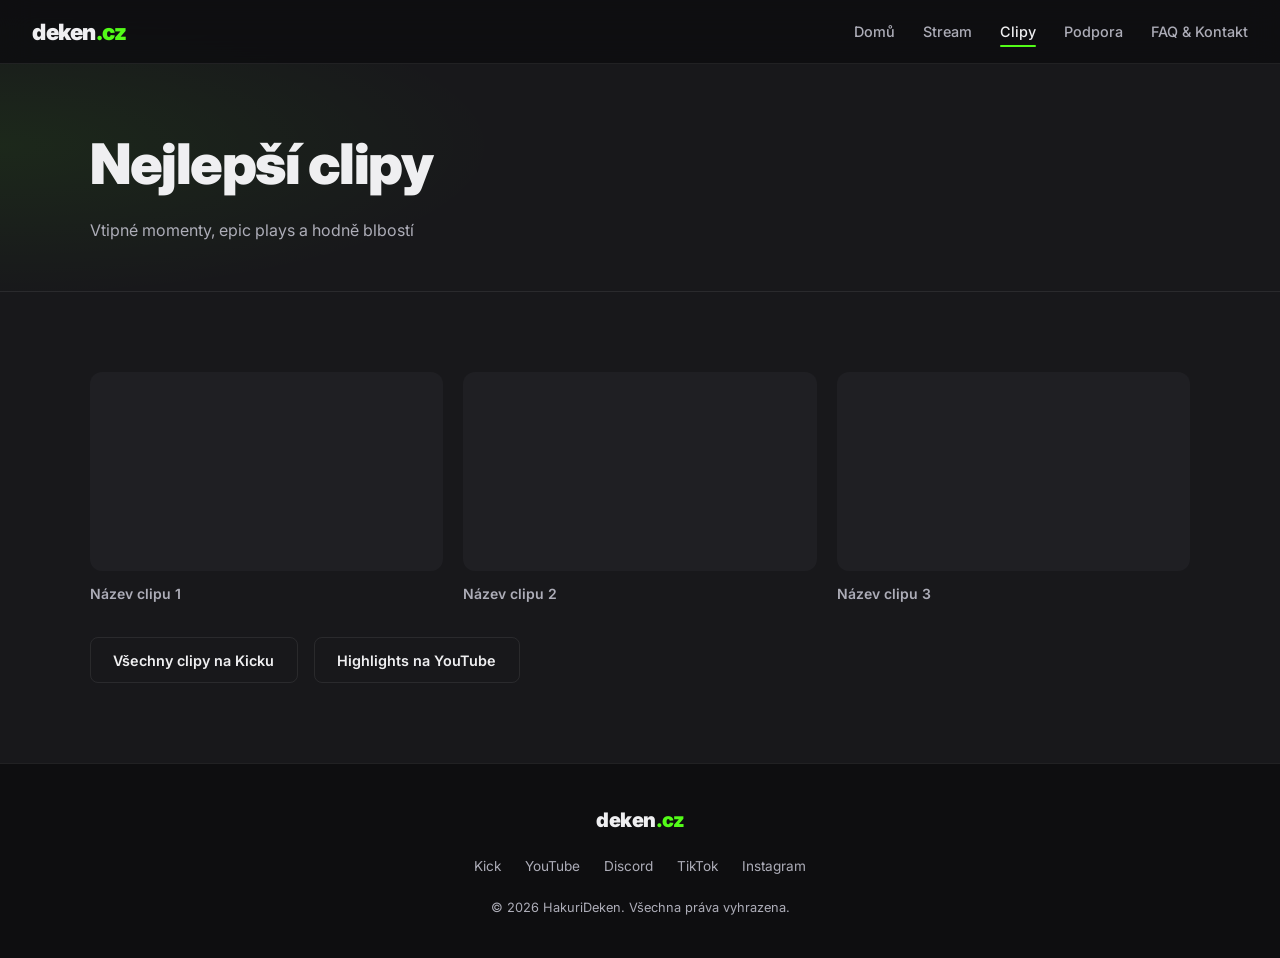
<file: clips.html>
<!DOCTYPE html>
<html lang="cs">
<head>
  <meta charset="UTF-8" />
  <meta name="viewport" content="width=device-width, initial-scale=1.0" />
  <title>Deken · Clipy</title>
  <link rel="icon" type="image/svg+xml" href="/favicon.svg" />
  <link rel="stylesheet" href="style.css" />
  <link rel="preconnect" href="https://fonts.googleapis.com" />
  <link rel="preconnect" href="https://fonts.gstatic.com" crossorigin />
  <link href="https://fonts.googleapis.com/css2?family=Inter:wght@400;500;600;700;900&display=swap" rel="stylesheet" />
</head>
<body>

  <nav class="nav">
    <a href="/" class="nav-logo">deken<span>.cz</span></a>
    <div class="nav-links">
      <a href="/">Domů</a>
      <a href="/stream">Stream</a>
      <a href="/clips" class="active">Clipy</a>
      <a href="/support">Podpora</a>
      <a href="/faq">FAQ & Kontakt</a>
    </div>
    <button class="nav-burger" aria-label="Menu" onclick="toggleMenu()">
      <span></span><span></span><span></span>
    </button>
  </nav>
  <div class="nav-mobile" id="navMobile">
    <a href="/" onclick="toggleMenu()">Domů</a>
    <a href="/stream" onclick="toggleMenu()">Stream</a>
    <a href="/clips" onclick="toggleMenu()">Clipy</a>
    <a href="/support" onclick="toggleMenu()">Podpora</a>
    <a href="/faq" onclick="toggleMenu()">FAQ & Kontakt</a>
  </div>

  <header class="page-header">
    <div class="container">
      <h1>Nejlepší clipy</h1>
      <p>Vtipné momenty, epic plays a hodně blbostí</p>
    </div>
  </header>

  <section class="section section-dark">
    <div class="container">
      <div class="clips-grid">
        <div class="clip-card">
          <div class="clip-thumb">
            <iframe src="https://kick.com/hakurideken/clips/CLIP_ID_1" allowfullscreen title="Clip 1"></iframe>
          </div>
          <p class="clip-title">Název clipu 1</p>
        </div>
        <div class="clip-card">
          <div class="clip-thumb">
            <iframe src="https://kick.com/hakurideken/clips/CLIP_ID_2" allowfullscreen title="Clip 2"></iframe>
          </div>
          <p class="clip-title">Název clipu 2</p>
        </div>
        <div class="clip-card">
          <div class="clip-thumb">
            <iframe src="https://kick.com/hakurideken/clips/CLIP_ID_3" allowfullscreen title="Clip 3"></iframe>
          </div>
          <p class="clip-title">Název clipu 3</p>
        </div>
      </div>
      <div class="clips-more">
        <a href="https://kick.com/hakurideken/clips" target="_blank" rel="noopener" class="btn btn-outline">Všechny clipy na Kicku</a>
        <a href="https://youtube.com/@hakurideken" target="_blank" rel="noopener" class="btn btn-outline">Highlights na YouTube</a>
      </div>
    </div>
  </section>

  <footer class="footer">
    <div class="container footer-inner">
      <span class="footer-logo">deken<span>.cz</span></span>
      <div class="footer-links">
        <a href="https://kick.com/hakurideken" target="_blank" rel="noopener">Kick</a>
        <a href="https://youtube.com/@hakurideken" target="_blank" rel="noopener">YouTube</a>
        <a href="https://discord.gg/h8S7hS2UA5" target="_blank" rel="noopener">Discord</a>
        <a href="https://tiktok.com/@hakurideken" target="_blank" rel="noopener">TikTok</a>
        <a href="https://instagram.com/hakurideken" target="_blank" rel="noopener">Instagram</a>
      </div>
      <p class="footer-copy">© 2026 HakuriDeken. Všechna práva vyhrazena.</p>
    </div>
  </footer>

  <script src="main.js"></script>
</body>
</html>
</file>
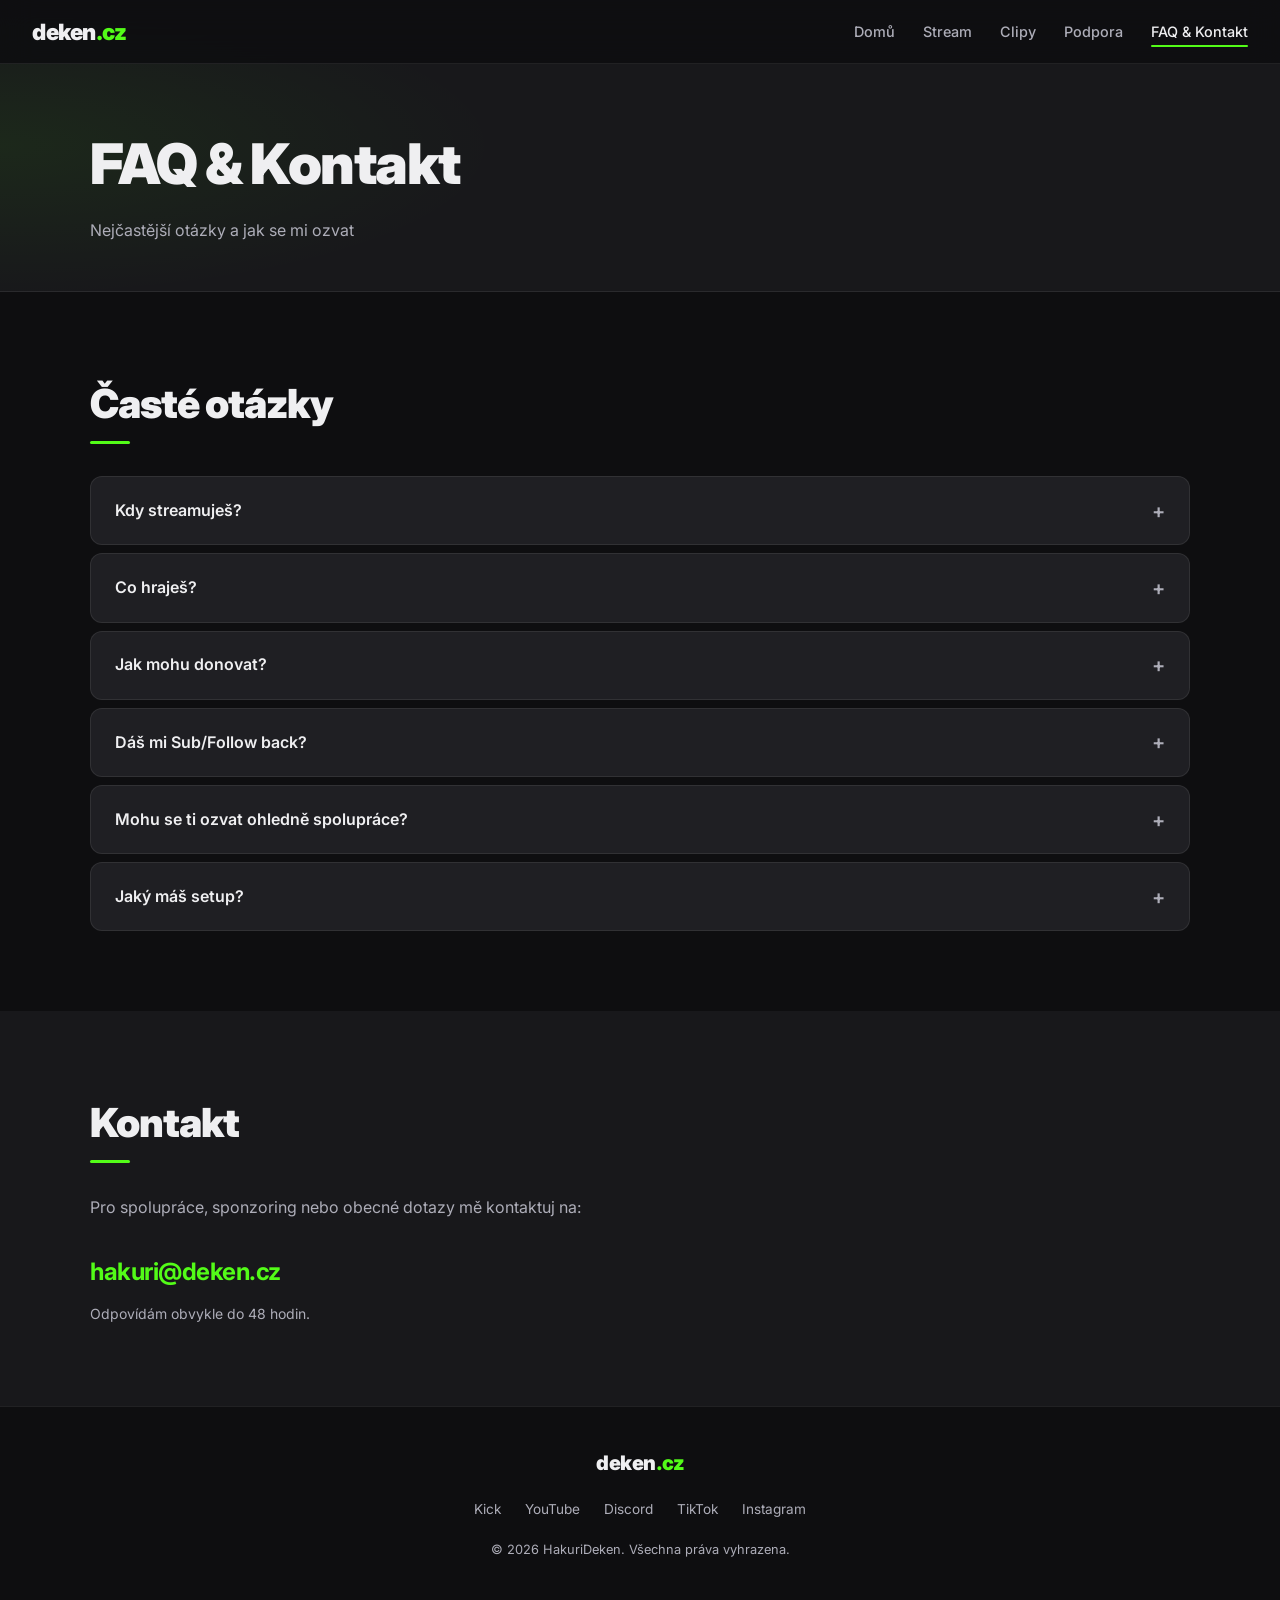
<file: faq.html>
<!DOCTYPE html>
<html lang="cs">
<head>
  <meta charset="UTF-8" />
  <meta name="viewport" content="width=device-width, initial-scale=1.0" />
  <title>Deken · FAQ</title>
  <link rel="icon" type="image/svg+xml" href="/favicon.svg" />
  <link rel="stylesheet" href="style.css" />
  <link rel="preconnect" href="https://fonts.googleapis.com" />
  <link rel="preconnect" href="https://fonts.gstatic.com" crossorigin />
  <link href="https://fonts.googleapis.com/css2?family=Inter:wght@400;500;600;700;900&display=swap" rel="stylesheet" />
</head>
<body>

  <nav class="nav">
    <a href="/" class="nav-logo">deken<span>.cz</span></a>
    <div class="nav-links">
      <a href="/">Domů</a>
      <a href="/stream">Stream</a>
      <a href="/clips">Clipy</a>
      <a href="/support">Podpora</a>
      <a href="/faq" class="active">FAQ & Kontakt</a>
    </div>
    <button class="nav-burger" aria-label="Menu" onclick="toggleMenu()">
      <span></span><span></span><span></span>
    </button>
  </nav>
  <div class="nav-mobile" id="navMobile">
    <a href="/" onclick="toggleMenu()">Domů</a>
    <a href="/stream" onclick="toggleMenu()">Stream</a>
    <a href="/clips" onclick="toggleMenu()">Clipy</a>
    <a href="/support" onclick="toggleMenu()">Podpora</a>
    <a href="/faq" onclick="toggleMenu()">FAQ & Kontakt</a>
  </div>

  <header class="page-header">
    <div class="container">
      <h1>FAQ & Kontakt</h1>
      <p>Nejčastější otázky a jak se mi ozvat</p>
    </div>
  </header>

  <section class="section">
    <div class="container">
      <h2 class="section-title">Časté otázky</h2>
      <div class="faq-list">
        <details class="faq-item">
          <summary>Kdy streamuješ?</summary>
          <p>Pravidelně Po, St, Pá, So a Ne vždy od 18:00. Časy jsou orientační — sleduj oznámení v <a href="https://discord.gg/h8S7hS2UA5" target="_blank" rel="noopener">Discordu</a>.</p>
        </details>
        <details class="faq-item">
          <summary>Co hraješ?</summary>
          <p>Doplň odpověď — jaké hry hraješ nejčastěji?</p>
        </details>
        <details class="faq-item">
          <summary>Jak mohu donovat?</summary>
          <p>Přes Kick Sub, Streamlabs donaci nebo YouTube Membership. Všechny možnosti najdeš na stránce <a href="/support">Podpora</a>.</p>
        </details>
        <details class="faq-item">
          <summary>Dáš mi Sub/Follow back?</summary>
          <p>Follow back dávám každému — sleduj mě a já tě sleduju zpět! Sub back bohužel nemůžu slíbit, ale vždy si vážím každé podpory.</p>
        </details>
        <details class="faq-item">
          <summary>Mohu se ti ozvat ohledně spolupráce?</summary>
          <p>Jasně! Napiš mi na email níže nebo přes DM na Instagramu.</p>
        </details>
        <details class="faq-item">
          <summary>Jaký máš setup?</summary>
          <p>Celý setup najdeš v sekci O mně na <a href="/#about">hlavní stránce</a>.</p>
        </details>
      </div>
    </div>
  </section>

  <section class="section section-dark" id="contact">
    <div class="container">
      <h2 class="section-title">Kontakt</h2>
      <p class="section-desc">Pro spolupráce, sponzoring nebo obecné dotazy mě kontaktuj na:</p>
      <div class="contact-box">
        <a href="mailto:hakuri@deken.cz" class="contact-email">hakuri@deken.cz</a>
        <p class="contact-note">Odpovídám obvykle do 48 hodin.</p>
      </div>
    </div>
  </section>

  <footer class="footer">
    <div class="container footer-inner">
      <span class="footer-logo">deken<span>.cz</span></span>
      <div class="footer-links">
        <a href="https://kick.com/hakurideken" target="_blank" rel="noopener">Kick</a>
        <a href="https://youtube.com/@hakurideken" target="_blank" rel="noopener">YouTube</a>
        <a href="https://discord.gg/h8S7hS2UA5" target="_blank" rel="noopener">Discord</a>
        <a href="https://tiktok.com/@hakurideken" target="_blank" rel="noopener">TikTok</a>
        <a href="https://instagram.com/hakurideken" target="_blank" rel="noopener">Instagram</a>
      </div>
      <p class="footer-copy">© 2026 HakuriDeken. Všechna práva vyhrazena.</p>
    </div>
  </footer>

  <script src="main.js"></script>
</body>
</html>
</file>
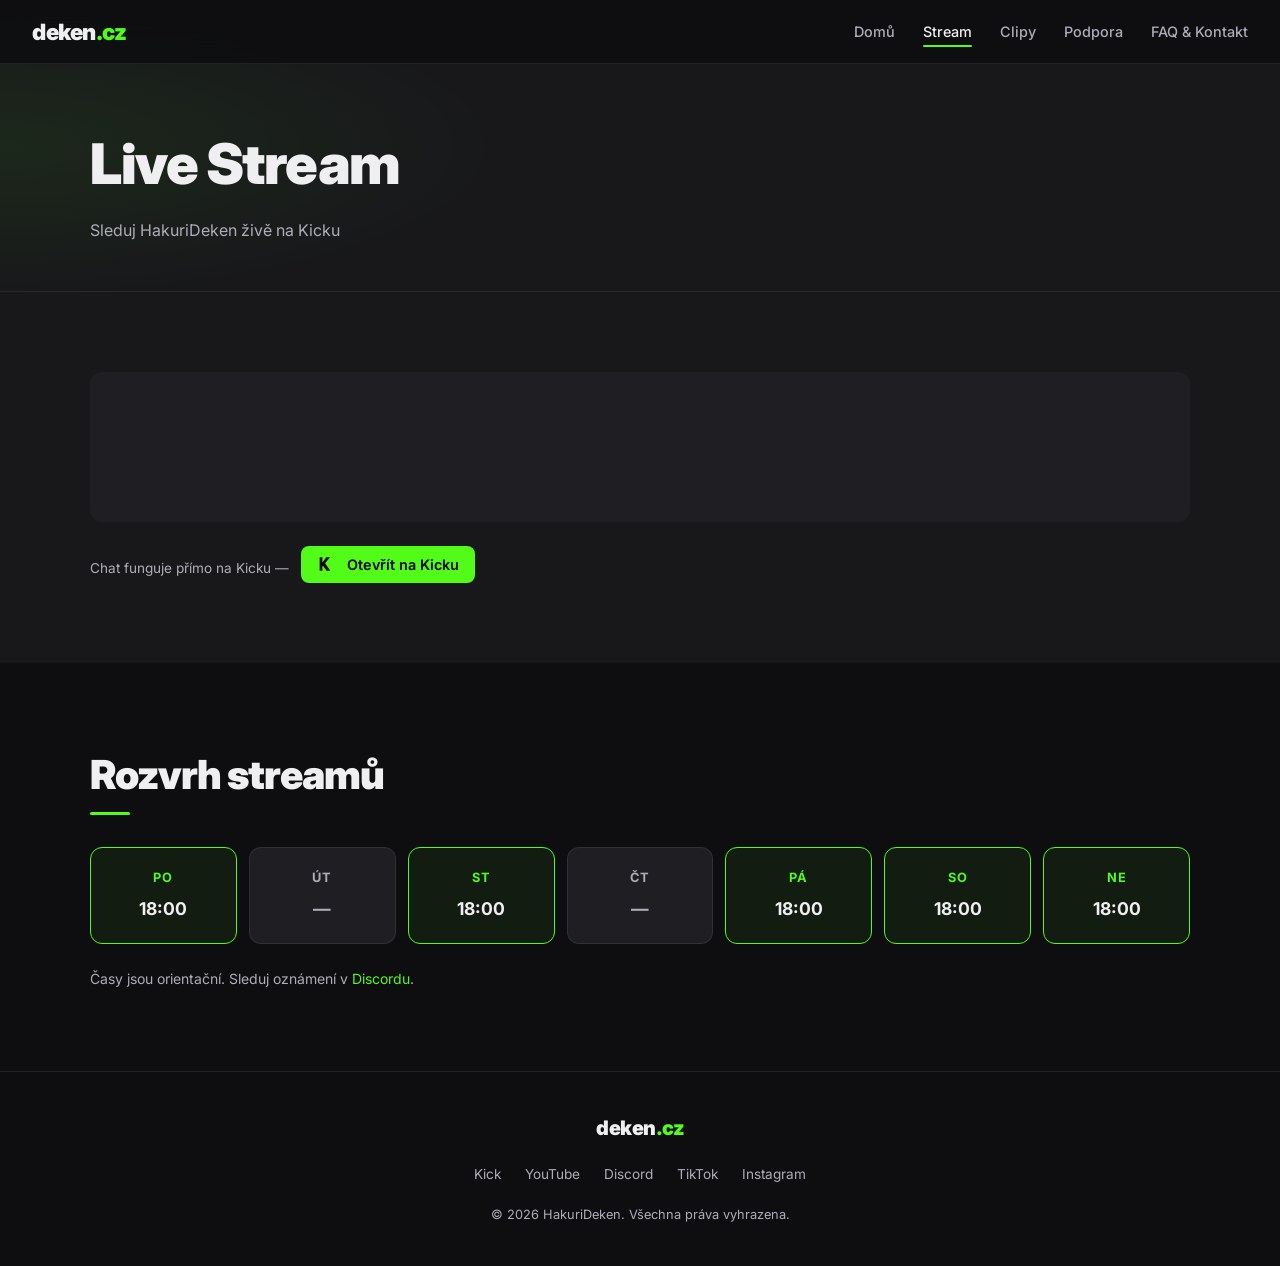
<file: stream.html>
<!DOCTYPE html>
<html lang="cs">
<head>
  <meta charset="UTF-8" />
  <meta name="viewport" content="width=device-width, initial-scale=1.0" />
  <title>Deken · Stream</title>
  <link rel="icon" type="image/svg+xml" href="/favicon.svg" />
  <link rel="stylesheet" href="style.css" />
  <link rel="preconnect" href="https://fonts.googleapis.com" />
  <link rel="preconnect" href="https://fonts.gstatic.com" crossorigin />
  <link href="https://fonts.googleapis.com/css2?family=Inter:wght@400;500;600;700;900&display=swap" rel="stylesheet" />
</head>
<body>

  <nav class="nav">
    <a href="/" class="nav-logo">deken<span>.cz</span></a>
    <div class="nav-links">
      <a href="/">Domů</a>
      <a href="/stream" class="active">Stream</a>
      <a href="/clips">Clipy</a>
      <a href="/support">Podpora</a>
      <a href="/faq">FAQ & Kontakt</a>
    </div>
    <button class="nav-burger" aria-label="Menu" onclick="toggleMenu()">
      <span></span><span></span><span></span>
    </button>
  </nav>
  <div class="nav-mobile" id="navMobile">
    <a href="/" onclick="toggleMenu()">Domů</a>
    <a href="/stream" onclick="toggleMenu()">Stream</a>
    <a href="/clips" onclick="toggleMenu()">Clipy</a>
    <a href="/support" onclick="toggleMenu()">Podpora</a>
    <a href="/faq" onclick="toggleMenu()">FAQ & Kontakt</a>
  </div>

  <header class="page-header">
    <div class="container">
      <h1>Live Stream</h1>
      <p>Sleduj HakuriDeken živě na Kicku</p>
    </div>
  </header>

  <section class="section section-dark">
    <div class="container">
      <div class="kick-embed">
        <iframe
          src="https://player.kick.com/hakurideken"
          allowfullscreen
          title="HakuriDeken Kick stream">
        </iframe>
      </div>
      <p class="stream-note">
        Chat funguje přímo na Kicku —
        <a href="https://kick.com/hakurideken" target="_blank" rel="noopener" class="btn btn-kick" style="display:inline-flex;margin-left:.5rem;padding:.45rem 1rem;font-size:.9rem;color:#000;">
          <svg viewBox="0 0 24 24" fill="currentColor" style="width:16px;height:16px;margin-right:.4rem"><path d="M4 2h4v8l6-8h5.5L12 11l8 11h-5.5L9 14.5l-1 1.3V22H4z"/></svg>
          Otevřít na Kicku
        </a>
      </p>
    </div>
  </section>

  <section class="section" id="schedule">
    <div class="container">
      <h2 class="section-title">Rozvrh streamů</h2>
      <div class="schedule-grid">
        <div class="schedule-day on"><span class="day">Po</span><span class="time">18:00</span></div>
        <div class="schedule-day off"><span class="day">Út</span><span class="time">—</span></div>
        <div class="schedule-day on"><span class="day">St</span><span class="time">18:00</span></div>
        <div class="schedule-day off"><span class="day">Čt</span><span class="time">—</span></div>
        <div class="schedule-day on"><span class="day">Pá</span><span class="time">18:00</span></div>
        <div class="schedule-day on"><span class="day">So</span><span class="time">18:00</span></div>
        <div class="schedule-day on"><span class="day">Ne</span><span class="time">18:00</span></div>
      </div>
      <p class="schedule-note">Časy jsou orientační. Sleduj oznámení v <a href="https://discord.gg/h8S7hS2UA5" target="_blank" rel="noopener">Discordu</a>.</p>
    </div>
  </section>

  <footer class="footer">
    <div class="container footer-inner">
      <span class="footer-logo">deken<span>.cz</span></span>
      <div class="footer-links">
        <a href="https://kick.com/hakurideken" target="_blank" rel="noopener">Kick</a>
        <a href="https://youtube.com/@hakurideken" target="_blank" rel="noopener">YouTube</a>
        <a href="https://discord.gg/h8S7hS2UA5" target="_blank" rel="noopener">Discord</a>
        <a href="https://tiktok.com/@hakurideken" target="_blank" rel="noopener">TikTok</a>
        <a href="https://instagram.com/hakurideken" target="_blank" rel="noopener">Instagram</a>
      </div>
      <p class="footer-copy">© 2026 HakuriDeken. Všechna práva vyhrazena.</p>
    </div>
  </footer>

  <script src="main.js"></script>
</body>
</html>
</file>
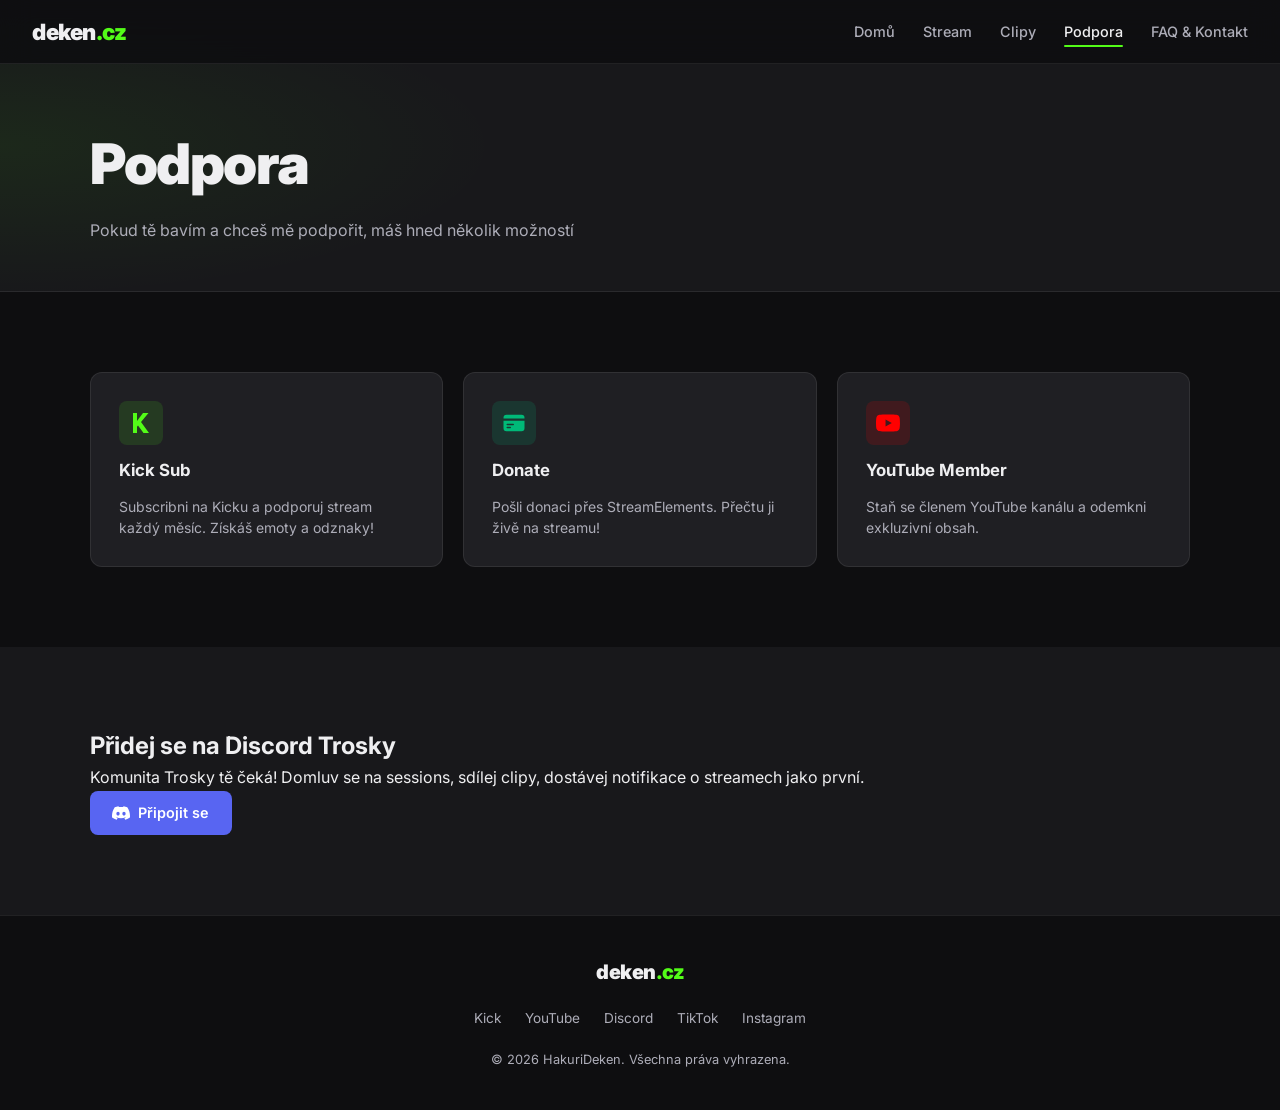
<file: support.html>
<!DOCTYPE html>
<html lang="cs">
<head>
  <meta charset="UTF-8" />
  <meta name="viewport" content="width=device-width, initial-scale=1.0" />
  <title>Deken · Podpora</title>
  <link rel="icon" type="image/svg+xml" href="/favicon.svg" />
  <link rel="stylesheet" href="style.css" />
  <link rel="preconnect" href="https://fonts.googleapis.com" />
  <link rel="preconnect" href="https://fonts.gstatic.com" crossorigin />
  <link href="https://fonts.googleapis.com/css2?family=Inter:wght@400;500;600;700;900&display=swap" rel="stylesheet" />
</head>
<body>

  <nav class="nav">
    <a href="/" class="nav-logo">deken<span>.cz</span></a>
    <div class="nav-links">
      <a href="/">Domů</a>
      <a href="/stream">Stream</a>
      <a href="/clips">Clipy</a>
      <a href="/support" class="active">Podpora</a>
      <a href="/faq">FAQ & Kontakt</a>
    </div>
    <button class="nav-burger" aria-label="Menu" onclick="toggleMenu()">
      <span></span><span></span><span></span>
    </button>
  </nav>
  <div class="nav-mobile" id="navMobile">
    <a href="/" onclick="toggleMenu()">Domů</a>
    <a href="/stream" onclick="toggleMenu()">Stream</a>
    <a href="/clips" onclick="toggleMenu()">Clipy</a>
    <a href="/support" onclick="toggleMenu()">Podpora</a>
    <a href="/faq" onclick="toggleMenu()">FAQ & Kontakt</a>
  </div>

  <header class="page-header">
    <div class="container">
      <h1>Podpora</h1>
      <p>Pokud tě bavím a chceš mě podpořit, máš hned několik možností</p>
    </div>
  </header>

  <section class="section">
    <div class="container">
      <div class="support-grid">
        <a href="https://kick.com/hakurideken/subscribe" target="_blank" rel="noopener" class="support-card support-sub">
          <div class="support-icon">
            <svg viewBox="0 0 24 24" fill="currentColor"><path d="M4 2h4v8l6-8h5.5L12 11l8 11h-5.5L9 14.5l-1 1.3V22H4z"/></svg>
          </div>
          <h3>Kick Sub</h3>
          <p>Subscribni na Kicku a podporuj stream každý měsíc. Získáš emoty a odznaky!</p>
        </a>
        <a href="https://streamelements.com/hakurideken-069a6/tip" target="_blank" rel="noopener" class="support-card support-donate">
          <div class="support-icon">
            <svg viewBox="0 0 24 24" fill="currentColor"><path d="M4.5 3.75a3 3 0 0 0-3 3v.75h21v-.75a3 3 0 0 0-3-3h-15z"/><path fill-rule="evenodd" d="M22.5 9.75h-21v7.5a3 3 0 0 0 3 3h15a3 3 0 0 0 3-3v-7.5zm-18 3.75a.75.75 0 0 1 .75-.75h6a.75.75 0 0 1 0 1.5h-6a.75.75 0 0 1-.75-.75zm.75 2.25a.75.75 0 0 0 0 1.5h3a.75.75 0 0 0 0-1.5h-3z" clip-rule="evenodd"/></svg>
          </div>
          <h3>Donate</h3>
          <p>Pošli donaci přes StreamElements. Přečtu ji živě na streamu!</p>
        </a>
        <a href="https://youtube.com/@hakurideken/membership" target="_blank" rel="noopener" class="support-card support-yt">
          <div class="support-icon">
            <svg viewBox="0 0 24 24" fill="currentColor"><path d="M23.498 6.186a3.016 3.016 0 0 0-2.122-2.136C19.505 3.545 12 3.545 12 3.545s-7.505 0-9.377.505A3.017 3.017 0 0 0 .502 6.186C0 8.07 0 12 0 12s0 3.93.502 5.814a3.016 3.016 0 0 0 2.122 2.136c1.871.505 9.376.505 9.376.505s7.505 0 9.377-.505a3.015 3.015 0 0 0 2.122-2.136C24 15.93 24 12 24 12s0-3.93-.502-5.814zM9.545 15.568V8.432L15.818 12l-6.273 3.568z"/></svg>
          </div>
          <h3>YouTube Member</h3>
          <p>Staň se členem YouTube kanálu a odemkni exkluzivní obsah.</p>
        </a>
      </div>
    </div>
  </section>

  <section class="section section-dark" id="discord">
    <div class="container discord-solo">
      <h2>Přidej se na Discord Trosky</h2>
      <p>Komunita Trosky tě čeká! Domluv se na sessions, sdílej clipy, dostávej notifikace o streamech jako první.</p>
      <a href="https://discord.gg/h8S7hS2UA5" target="_blank" rel="noopener" class="btn btn-discord">
        <svg viewBox="0 0 24 24" fill="currentColor"><path d="M20.317 4.37a19.791 19.791 0 0 0-4.885-1.515.074.074 0 0 0-.079.037c-.21.375-.444.864-.608 1.25a18.27 18.27 0 0 0-5.487 0 12.64 12.64 0 0 0-.617-1.25.077.077 0 0 0-.079-.037A19.736 19.736 0 0 0 3.677 4.37a.07.07 0 0 0-.032.027C.533 9.046-.32 13.58.099 18.057c.002.022.015.04.033.051a19.9 19.9 0 0 0 5.993 3.03.078.078 0 0 0 .084-.028 14.09 14.09 0 0 0 1.226-1.994.076.076 0 0 0-.041-.106 13.107 13.107 0 0 1-1.872-.892.077.077 0 0 1-.008-.128 10.2 10.2 0 0 0 .372-.292.074.074 0 0 1 .077-.01c3.928 1.793 8.18 1.793 12.062 0a.074.074 0 0 1 .078.01c.12.098.246.198.373.292a.077.077 0 0 1-.006.127 12.299 12.299 0 0 1-1.873.892.077.077 0 0 0-.041.107c.36.698.772 1.362 1.225 1.993a.076.076 0 0 0 .084.028 19.839 19.839 0 0 0 6.002-3.03.077.077 0 0 0 .032-.054c.5-5.177-.838-9.674-3.549-13.66a.061.061 0 0 0-.031-.03zM8.02 15.33c-1.183 0-2.157-1.085-2.157-2.419 0-1.333.956-2.419 2.157-2.419 1.21 0 2.176 1.096 2.157 2.42 0 1.333-.956 2.418-2.157 2.418zm7.975 0c-1.183 0-2.157-1.085-2.157-2.419 0-1.333.955-2.419 2.157-2.419 1.21 0 2.176 1.096 2.157 2.42 0 1.333-.946 2.418-2.157 2.418z"/></svg>
        Připojit se
      </a>
    </div>
  </section>

  <footer class="footer">
    <div class="container footer-inner">
      <span class="footer-logo">deken<span>.cz</span></span>
      <div class="footer-links">
        <a href="https://kick.com/hakurideken" target="_blank" rel="noopener">Kick</a>
        <a href="https://youtube.com/@hakurideken" target="_blank" rel="noopener">YouTube</a>
        <a href="https://discord.gg/h8S7hS2UA5" target="_blank" rel="noopener">Discord</a>
        <a href="https://tiktok.com/@hakurideken" target="_blank" rel="noopener">TikTok</a>
        <a href="https://instagram.com/hakurideken" target="_blank" rel="noopener">Instagram</a>
      </div>
      <p class="footer-copy">© 2026 HakuriDeken. Všechna práva vyhrazena.</p>
    </div>
  </footer>

  <script src="main.js"></script>
</body>
</html>
</file>
<file: style.css>
:root {
  --bg: #0e0e10;
  --bg2: #18181b;
  --bg3: #1f1f23;
  --accent: #53fc18;
  --accent2: #3dd10e;
  --accent-glow: rgba(83, 252, 24, 0.3);
  --text: #efeff1;
  --text-muted: #adadb8;
  --border: rgba(255, 255, 255, 0.08);
  --kick: #53fc18;
  --youtube: #ff0000;
  --discord: #5865f2;
  --tiktok: #fe2c55;
  --instagram: #e1306c;
  --twitter: #1d9bf0;
  --radius: 12px;
  --radius-sm: 8px;
  --nav-h: 64px;
}

*, *::before, *::after { box-sizing: border-box; margin: 0; padding: 0; }

html { scroll-behavior: smooth; }

body {
  background: var(--bg);
  color: var(--text);
  font-family: 'Inter', system-ui, sans-serif;
  font-size: 16px;
  line-height: 1.6;
  overflow-x: hidden;
}

a { color: inherit; text-decoration: none; }
img { max-width: 100%; display: block; }

/* ── NAV ── */
.nav {
  position: fixed;
  top: 0; left: 0; right: 0;
  height: var(--nav-h);
  background: rgba(14, 14, 16, 0.85);
  backdrop-filter: blur(16px);
  -webkit-backdrop-filter: blur(16px);
  border-bottom: 1px solid var(--border);
  display: flex;
  align-items: center;
  justify-content: space-between;
  padding: 0 2rem;
  z-index: 100;
}

.nav-logo {
  font-size: 1.4rem;
  font-weight: 900;
  letter-spacing: -0.5px;
}
.nav-logo span { color: var(--accent); }

.nav-links {
  display: flex;
  gap: 1.75rem;
}
.nav-links a {
  font-size: 0.9rem;
  font-weight: 500;
  color: var(--text-muted);
  transition: color 0.2s;
  position: relative;
}
.nav-links a:hover { color: var(--text); }
.nav-links a.active { color: var(--text); }
.nav-links a.active::after {
  content: '';
  position: absolute;
  bottom: -4px;
  left: 0; right: 0;
  height: 2px;
  background: var(--accent);
  border-radius: 1px;
}

/* ── PAGE HEADER ── */
.page-header {
  padding: calc(var(--nav-h) + 3.5rem) 2rem 3rem;
  background: var(--bg2);
  border-bottom: 1px solid var(--border);
  position: relative;
  overflow: hidden;
}
.page-header::before {
  content: '';
  position: absolute;
  inset: 0;
  background: radial-gradient(ellipse 60% 80% at 0% 50%, rgba(83, 252, 24, 0.07) 0%, transparent 65%);
  pointer-events: none;
}
.page-header .container { position: relative; }
.page-header h1 {
  font-size: clamp(2rem, 5vw, 3.5rem);
  font-weight: 900;
  letter-spacing: -1.5px;
}
.page-header p {
  color: var(--text-muted);
  margin-top: 0.5rem;
}

.nav-burger {
  display: none;
  flex-direction: column;
  gap: 5px;
  background: none;
  border: none;
  cursor: pointer;
  padding: 4px;
}
.nav-burger span {
  display: block;
  width: 22px;
  height: 2px;
  background: var(--text);
  border-radius: 2px;
  transition: 0.2s;
}

.nav-mobile {
  display: none;
  position: fixed;
  top: var(--nav-h);
  left: 0; right: 0;
  background: var(--bg2);
  border-bottom: 1px solid var(--border);
  padding: 1rem 2rem;
  flex-direction: column;
  gap: 1rem;
  z-index: 99;
}
.nav-mobile a {
  font-weight: 500;
  color: var(--text-muted);
  padding: 0.5rem 0;
  border-bottom: 1px solid var(--border);
}
.nav-mobile.open { display: flex; }

/* ── HERO ── */
.hero {
  min-height: 100vh;
  display: flex;
  flex-direction: column;
  align-items: center;
  justify-content: center;
  position: relative;
  padding: calc(var(--nav-h) + 2rem) 2rem 4rem;
  text-align: center;
  overflow: hidden;
}

.hero-bg {
  position: absolute;
  inset: 0;
  background:
    radial-gradient(ellipse 60% 50% at 50% 30%, rgba(83, 252, 24, 0.12) 0%, transparent 70%),
    radial-gradient(ellipse 40% 30% at 80% 70%, rgba(61, 209, 14, 0.07) 0%, transparent 60%);
  pointer-events: none;
}

.hero-content {
  position: relative;
  z-index: 1;
  display: flex;
  flex-direction: column;
  align-items: center;
  gap: 1rem;
}

.hero-avatar {
  width: 120px;
  height: 120px;
  border-radius: 50%;
  overflow: hidden;
  border: 3px solid var(--accent);
  box-shadow: 0 0 32px var(--accent-glow);
  background: var(--bg3);
  margin-bottom: 0.5rem;
}
.hero-avatar img {
  width: 100%;
  height: 100%;
  object-fit: cover;
}
.avatar-placeholder::after {
  content: '🎮';
  font-size: 3rem;
  display: flex;
  align-items: center;
  justify-content: center;
  height: 100%;
}

.hero h1 {
  font-size: clamp(3rem, 8vw, 6rem);
  font-weight: 900;
  letter-spacing: -2px;
  line-height: 1;
  background: linear-gradient(135deg, #fff 0%, var(--accent) 100%);
  -webkit-background-clip: text;
  -webkit-text-fill-color: transparent;
  background-clip: text;
}

.hero-subtitle {
  font-size: 1rem;
  color: var(--text-muted);
  letter-spacing: 2px;
  text-transform: uppercase;
  font-weight: 500;
}

.live-badge {
  display: inline-flex;
  align-items: center;
  gap: 0.5rem;
  padding: 0.35rem 0.9rem;
  border-radius: 999px;
  font-size: 0.75rem;
  font-weight: 700;
  letter-spacing: 1.5px;
  text-transform: uppercase;
}
.live-online {
  background: rgba(0, 200, 100, 0.15);
  border: 1px solid rgba(0, 200, 100, 0.4);
  color: #00e676;
}
.live-offline {
  background: rgba(173, 173, 184, 0.1);
  border: 1px solid rgba(173, 173, 184, 0.2);
  color: var(--text-muted);
}
.live-dot {
  width: 8px;
  height: 8px;
  border-radius: 50%;
  background: currentColor;
}
.live-online .live-dot {
  animation: pulse 1.5s infinite;
}
@keyframes pulse {
  0%, 100% { opacity: 1; transform: scale(1); }
  50% { opacity: 0.5; transform: scale(0.7); }
}

.hero-socials {
  display: flex;
  gap: 0.75rem;
  flex-wrap: wrap;
  justify-content: center;
  margin-top: 0.5rem;
}

.hero-scroll {
  position: absolute;
  bottom: 2rem;
  left: 50%;
  transform: translateX(-50%);
  color: var(--text-muted);
  animation: bounce 2s infinite;
}
.hero-scroll svg { width: 28px; height: 28px; }
@keyframes bounce {
  0%, 100% { transform: translateX(-50%) translateY(0); }
  50% { transform: translateX(-50%) translateY(6px); }
}

/* ── BUTTONS ── */
.btn {
  display: inline-flex;
  align-items: center;
  gap: 0.5rem;
  padding: 0.65rem 1.4rem;
  border-radius: var(--radius-sm);
  font-size: 0.9rem;
  font-weight: 600;
  transition: all 0.2s;
  cursor: pointer;
  border: none;
}
.btn svg { width: 18px; height: 18px; flex-shrink: 0; }

.btn-kick { background: var(--kick); color: #000; }
.btn-kick:hover { background: #3dd10e; transform: translateY(-1px); }

.btn-youtube { background: var(--youtube); color: #fff; }
.btn-youtube:hover { background: #cc0000; transform: translateY(-1px); }

.btn-discord { background: var(--discord); color: #fff; }
.btn-discord:hover { background: #4752c4; transform: translateY(-1px); }

.btn-outline {
  background: transparent;
  border: 1px solid var(--border);
  color: var(--text);
}
.btn-outline:hover { border-color: var(--accent); color: var(--accent); transform: translateY(-1px); }

/* ── SOCIALS BAR ── */
.socials-bar {
  background: var(--bg2);
  border-bottom: 1px solid var(--border);
  display: flex;
  justify-content: center;
  flex-wrap: wrap;
  gap: 0;
}

.social-item {
  display: flex;
  align-items: center;
  gap: 0.5rem;
  padding: 1rem 1.5rem;
  font-size: 0.875rem;
  font-weight: 600;
  color: var(--text-muted);
  border-right: 1px solid var(--border);
  transition: all 0.2s;
}
.social-item:last-child { border-right: none; }
.social-item svg { width: 20px; height: 20px; flex-shrink: 0; }
.social-item:hover { color: var(--text); background: var(--bg3); }

.social-item.kick:hover { color: var(--kick); }
.social-item.youtube:hover { color: var(--youtube); }
.social-item.discord:hover { color: var(--discord); }
.social-item.tiktok:hover { color: var(--tiktok); }
.social-item.instagram:hover { color: var(--instagram); }
.social-item.twitter:hover { color: var(--twitter); }

/* ── SECTIONS ── */
.section { padding: 5rem 2rem; }
.section-dark { background: var(--bg2); }

.container {
  max-width: 1100px;
  margin: 0 auto;
}

.section-title {
  font-size: clamp(1.75rem, 4vw, 2.5rem);
  font-weight: 900;
  letter-spacing: -1px;
  margin-bottom: 2.5rem;
  position: relative;
  display: inline-block;
}
.section-title::after {
  content: '';
  position: absolute;
  bottom: -8px;
  left: 0;
  width: 40px;
  height: 3px;
  background: var(--accent);
  border-radius: 2px;
}

.section-desc {
  color: var(--text-muted);
  max-width: 600px;
  margin-bottom: 2rem;
}

/* ── ABOUT ── */
.about-grid {
  display: grid;
  grid-template-columns: 1fr 1fr;
  gap: 3rem;
  align-items: start;
}
.about-text p {
  color: var(--text-muted);
  margin-bottom: 1rem;
  line-height: 1.75;
}
.about-text strong { color: var(--text); }

.about-stats {
  display: flex;
  gap: 2rem;
  margin-top: 2rem;
  flex-wrap: wrap;
}
.stat { display: flex; flex-direction: column; gap: 2px; }
.stat-num {
  font-size: 1.75rem;
  font-weight: 900;
  color: var(--accent);
  letter-spacing: -1px;
}
.stat-label { font-size: 0.8rem; color: var(--text-muted); text-transform: uppercase; letter-spacing: 1px; }

.about-setup h3 {
  font-size: 1.1rem;
  font-weight: 700;
  margin-bottom: 1rem;
}
.setup-list { list-style: none; }
.setup-list li {
  display: flex;
  justify-content: space-between;
  padding: 0.75rem 0;
  border-bottom: 1px solid var(--border);
  font-size: 0.9rem;
}
.setup-list li span { color: var(--text-muted); }
.setup-list li strong { color: var(--text); }

/* ── STREAM ── */
.stream-wrapper {
  display: grid;
  grid-template-columns: 1fr 340px;
  gap: 1rem;
  height: 500px;
}
.kick-embed iframe,
.stream-chat iframe {
  width: 100%;
  height: 100%;
  border: none;
  border-radius: var(--radius);
  background: var(--bg3);
}
.stream-note {
  margin-top: 1rem;
  font-size: 0.85rem;
  color: var(--text-muted);
}
.stream-note a { color: var(--accent); }

/* ── SCHEDULE ── */
.schedule-grid {
  display: flex;
  gap: 0.75rem;
  flex-wrap: wrap;
}
.schedule-day {
  flex: 1;
  min-width: 90px;
  display: flex;
  flex-direction: column;
  align-items: center;
  gap: 0.4rem;
  padding: 1.25rem 0.75rem;
  border-radius: var(--radius);
  border: 1px solid var(--border);
  background: var(--bg3);
}
.schedule-day.on {
  border-color: var(--accent);
  background: rgba(83, 252, 24, 0.06);
}
.schedule-day .day {
  font-size: 0.8rem;
  font-weight: 700;
  text-transform: uppercase;
  letter-spacing: 1px;
  color: var(--text-muted);
}
.schedule-day.on .day { color: var(--accent); }
.schedule-day .time {
  font-size: 1.1rem;
  font-weight: 700;
  color: var(--text-muted);
}
.schedule-day.on .time { color: var(--text); }
.schedule-note {
  margin-top: 1.5rem;
  font-size: 0.875rem;
  color: var(--text-muted);
}
.schedule-note a { color: var(--accent); }

/* ── CLIPS ── */
.clips-grid {
  display: grid;
  grid-template-columns: repeat(3, 1fr);
  gap: 1.25rem;
}
.clip-card { display: flex; flex-direction: column; gap: 0.75rem; }
.clip-thumb {
  position: relative;
  padding-top: 56.25%;
  border-radius: var(--radius);
  overflow: hidden;
  background: var(--bg3);
}
.clip-thumb iframe {
  position: absolute;
  inset: 0;
  width: 100%;
  height: 100%;
  border: none;
}
.clip-title {
  font-size: 0.875rem;
  font-weight: 600;
  color: var(--text-muted);
}
.clips-more {
  margin-top: 2rem;
  display: flex;
  gap: 1rem;
  flex-wrap: wrap;
}

/* ── SUPPORT ── */
.support-grid {
  display: grid;
  grid-template-columns: repeat(3, 1fr);
  gap: 1.25rem;
}
.support-card {
  display: flex;
  flex-direction: column;
  gap: 0.75rem;
  padding: 1.75rem;
  border-radius: var(--radius);
  border: 1px solid var(--border);
  background: var(--bg3);
  transition: all 0.25s;
  cursor: pointer;
}
.support-card:hover {
  transform: translateY(-3px);
  border-color: var(--accent);
  box-shadow: 0 8px 32px rgba(0,0,0,0.3);
}
.support-icon {
  width: 44px;
  height: 44px;
  border-radius: var(--radius-sm);
  display: flex;
  align-items: center;
  justify-content: center;
}
.support-icon svg { width: 24px; height: 24px; }

.support-sub .support-icon { background: rgba(83,252,24,0.12); color: var(--kick); }
.support-kofi .support-icon { background: rgba(255,94,20,0.15); color: #ff5e14; }
.support-donate .support-icon { background: rgba(0,185,120,0.15); color: #00b978; }
.support-yt .support-icon { background: rgba(255,0,0,0.15); color: var(--youtube); }

.support-card h3 { font-size: 1.05rem; font-weight: 700; }
.support-card p { font-size: 0.875rem; color: var(--text-muted); line-height: 1.5; }

/* ── DISCORD ── */
.discord-section {
  display: grid;
  grid-template-columns: 1fr 350px;
  gap: 3rem;
  align-items: center;
}
.discord-text h2 {
  font-size: clamp(1.75rem, 4vw, 2.5rem);
  font-weight: 900;
  letter-spacing: -1px;
  margin-bottom: 1rem;
}
.discord-text p {
  color: var(--text-muted);
  margin-bottom: 1.5rem;
  line-height: 1.7;
}
.discord-widget iframe {
  width: 100%;
  height: 300px;
  border-radius: var(--radius);
  border: none;
}

/* ── FAQ ── */
.faq-list { display: flex; flex-direction: column; gap: 0.5rem; }
.faq-item {
  border: 1px solid var(--border);
  border-radius: var(--radius);
  overflow: hidden;
  background: var(--bg3);
  transition: border-color 0.2s;
}
.faq-item[open] { border-color: var(--accent); }
.faq-item summary {
  padding: 1.1rem 1.5rem;
  font-weight: 600;
  cursor: pointer;
  list-style: none;
  display: flex;
  justify-content: space-between;
  align-items: center;
  user-select: none;
}
.faq-item summary::-webkit-details-marker { display: none; }
.faq-item summary::after {
  content: '+';
  font-size: 1.25rem;
  color: var(--text-muted);
  transition: transform 0.2s;
}
.faq-item[open] summary::after {
  transform: rotate(45deg);
  color: var(--accent);
}
.faq-item p {
  padding: 0 1.5rem 1.25rem;
  color: var(--text-muted);
  line-height: 1.7;
  font-size: 0.9rem;
}

/* ── CONTACT ── */
.contact-box {
  display: flex;
  flex-direction: column;
  align-items: flex-start;
  gap: 0.75rem;
}
.contact-email {
  font-size: 1.5rem;
  font-weight: 700;
  color: var(--accent);
  letter-spacing: -0.5px;
  transition: opacity 0.2s;
}
.contact-email:hover { opacity: 0.8; }
.contact-note {
  font-size: 0.875rem;
  color: var(--text-muted);
}

/* ── FOOTER ── */
.footer {
  background: var(--bg);
  border-top: 1px solid var(--border);
  padding: 2.5rem 2rem;
}
.footer-inner {
  display: flex;
  flex-direction: column;
  align-items: center;
  gap: 1.25rem;
  text-align: center;
}
.footer-logo {
  font-size: 1.25rem;
  font-weight: 900;
  letter-spacing: -0.5px;
}
.footer-logo span { color: var(--accent); }
.footer-links {
  display: flex;
  gap: 1.5rem;
  flex-wrap: wrap;
  justify-content: center;
}
.footer-links a {
  font-size: 0.85rem;
  color: var(--text-muted);
  transition: color 0.2s;
}
.footer-links a:hover { color: var(--text); }
.footer-copy {
  font-size: 0.8rem;
  color: var(--text-muted);
}

/* ── RESPONSIVE ── */
@media (max-width: 900px) {
  .nav-links { display: none; }
  .nav-burger { display: flex; }
  .about-grid { grid-template-columns: 1fr; gap: 2rem; }
  .stream-wrapper { grid-template-columns: 1fr; height: auto; }
  .kick-embed { height: 300px; }
  .stream-chat { display: none; }
  .clips-grid { grid-template-columns: 1fr; }
  .support-grid { grid-template-columns: 1fr; }
  .discord-section { grid-template-columns: 1fr; }
  .discord-widget { display: none; }
}

@media (max-width: 600px) {
  .section { padding: 3.5rem 1.25rem; }
  .social-item span { display: none; }
  .social-item { padding: 1rem 1rem; }
  .schedule-grid { gap: 0.5rem; }
  .schedule-day { min-width: 42px; padding: 1rem 0.4rem; }
  .schedule-day .time { font-size: 0.8rem; }
  .hero-socials { flex-direction: column; align-items: center; }
}
</file>
